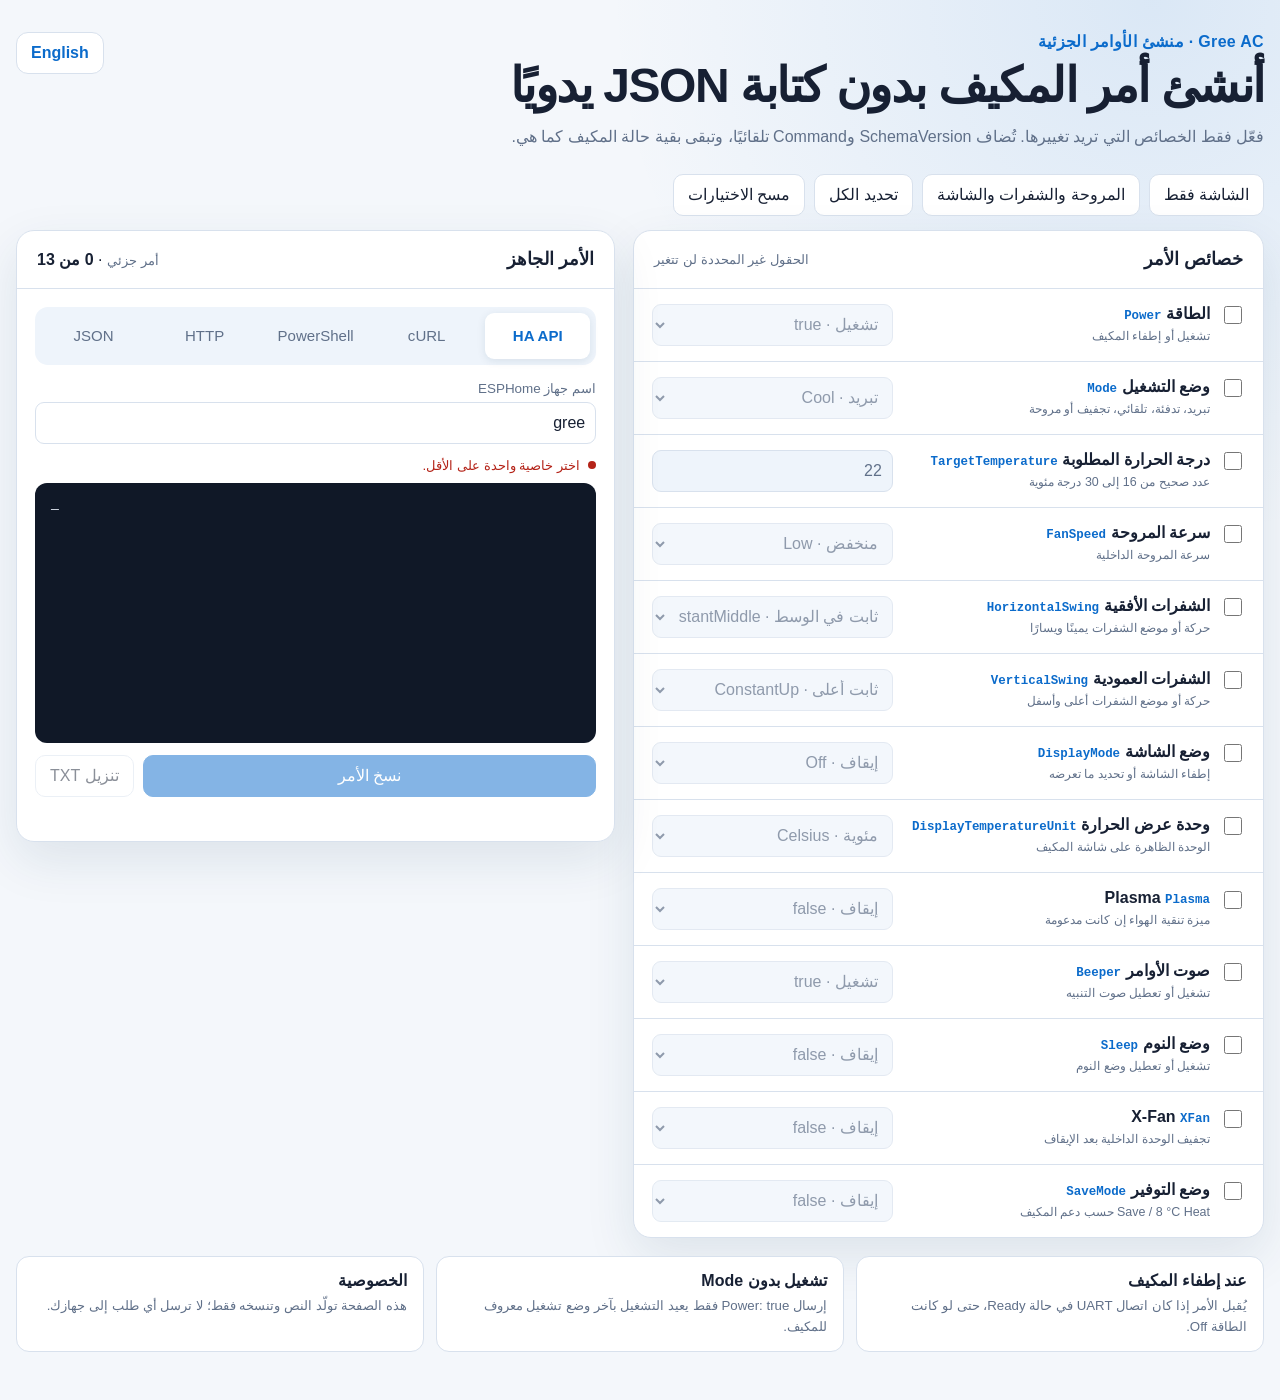
<file: docs/index.html>
<!doctype html>
<html lang="ar" dir="rtl">
<head>
  <meta charset="utf-8">
  <meta name="viewport" content="width=device-width, initial-scale=1">
  <meta name="color-scheme" content="light dark">
  <link rel="stylesheet" href="assets/styles.css">
  <title>منشئ أوامر Gree AC</title>
</head>
<body>
  <main id="app"></main>
  <script src="assets/app.js"></script>
</body>
</html>
</file>
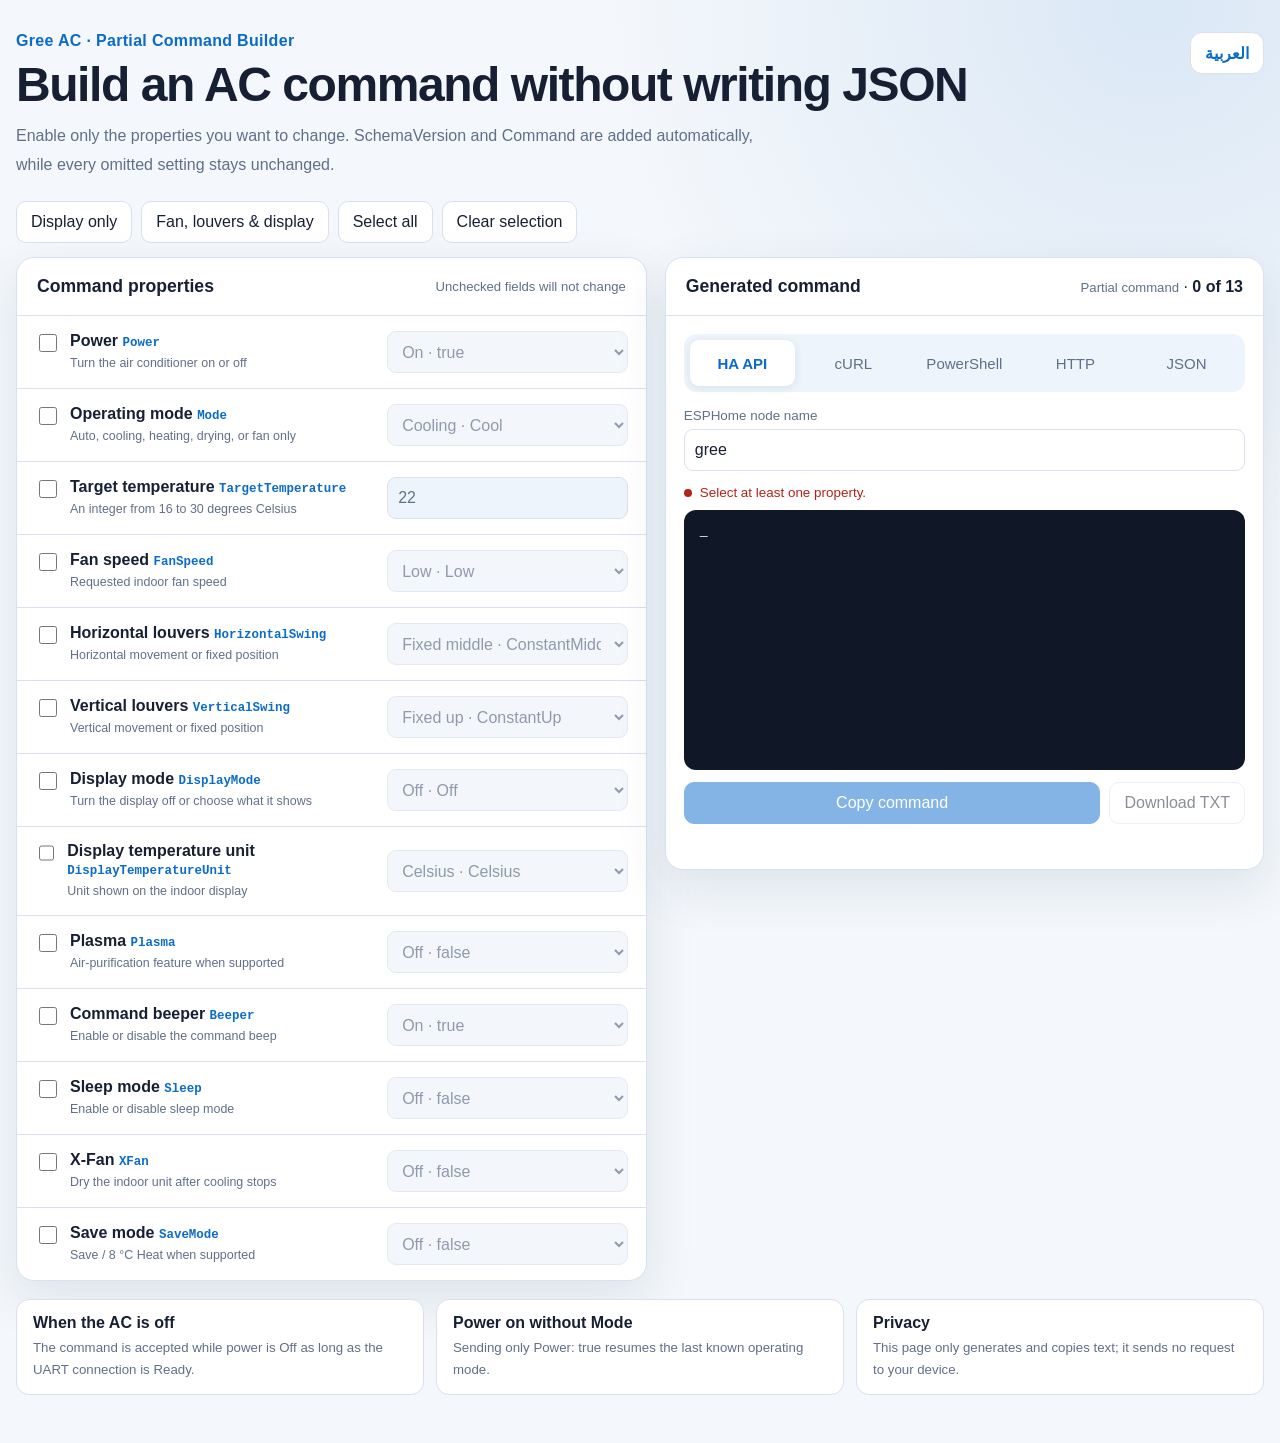
<file: docs/en/index.html>
<!doctype html>
<html lang="en" dir="ltr">
<head>
  <meta charset="utf-8">
  <meta name="viewport" content="width=device-width, initial-scale=1">
  <meta name="color-scheme" content="light dark">
  <link rel="stylesheet" href="../assets/styles.css">
  <title>Gree AC Command Builder</title>
</head>
<body>
  <main id="app"></main>
  <script src="../assets/app.js"></script>
</body>
</html>
</file>
<file: docs/assets/styles.css>
:root {
  color-scheme: light dark;
  --bg: light-dark(#f4f7fb, #0d1117);
  --surface: light-dark(#fff, #151b23);
  --surface-soft: light-dark(#eef4fb, #1b2430);
  --text: light-dark(#172033, #eef4ff);
  --muted: light-dark(#607089, #a8b4c6);
  --border: light-dark(#d8e1ed, #2d3848);
  --primary: light-dark(#0b6bcb, #58a6ff);
  --primary-soft: light-dark(#e7f2ff, #102b46);
  --success: light-dark(#157347, #56d28d);
  --danger: light-dark(#b42318, #ff7b72);
  --code-bg: light-dark(#101827, #090d13);
  --code-text: #e8eef8;
  --shadow: 0 18px 50px light-dark(rgb(20 54 88 / 10%), rgb(0 0 0 / 28%));
  font-family: "Segoe UI", Tahoma, Arial, sans-serif;
}

* { box-sizing: border-box; }

body {
  margin: 0;
  min-width: 320px;
  color: var(--text);
  background:
    radial-gradient(circle at 90% 0%, light-dark(rgb(11 107 203 / 11%), rgb(88 166 255 / 10%)), transparent 34rem),
    var(--bg);
}

button, input, select { font: inherit; }
button { cursor: pointer; }
button:disabled { cursor: not-allowed; opacity: .5; }

.shell {
  width: min(1320px, calc(100% - 32px));
  margin: 0 auto;
  padding: 32px 0 48px;
}

.hero {
  display: flex;
  align-items: flex-start;
  justify-content: space-between;
  gap: 24px;
  margin-bottom: 22px;
}

.eyebrow {
  margin: 0 0 8px;
  color: var(--primary);
  font-weight: 700;
  letter-spacing: .02em;
}

h1, h2, p { margin-top: 0; }

h1 {
  margin-bottom: 10px;
  font-size: clamp(1.8rem, 5vw, 3rem);
  line-height: 1.12;
  letter-spacing: -.03em;
}

.intro {
  max-width: 760px;
  margin-bottom: 0;
  color: var(--muted);
  line-height: 1.8;
}

.language-link {
  display: inline-flex;
  align-items: center;
  min-height: 42px;
  padding: 8px 14px;
  border: 1px solid var(--border);
  border-radius: 12px;
  color: var(--primary);
  background: var(--surface);
  text-decoration: none;
  font-weight: 700;
  white-space: nowrap;
}

.summary {
  display: grid;
  gap: 4px;
  min-width: 160px;
  padding: 14px 18px;
  border: 1px solid var(--border);
  border-radius: 14px;
  background: var(--surface);
  box-shadow: var(--shadow);
}

.summary-label { color: var(--muted); font-size: .84rem; }
.summary-value { font-size: 1.3rem; font-weight: 800; }

.toolbar {
  display: flex;
  flex-wrap: wrap;
  gap: 9px;
  margin-bottom: 14px;
}

.button {
  min-height: 42px;
  padding: 9px 14px;
  border: 1px solid var(--border);
  border-radius: 10px;
  color: var(--text);
  background: var(--surface);
}

.button:hover:not(:disabled), .language-link:hover { border-color: var(--primary); }
.button.primary { color: #fff; border-color: var(--primary); background: var(--primary); }

.workspace {
  display: grid;
  grid-template-columns: minmax(0, 1fr) minmax(560px, .95fr);
  gap: 18px;
  align-items: start;
}

.panel {
  overflow: hidden;
  border: 1px solid var(--border);
  border-radius: 18px;
  background: var(--surface);
  box-shadow: var(--shadow);
}

.panel-heading {
  display: flex;
  align-items: center;
  justify-content: space-between;
  gap: 16px;
  padding: 18px 20px;
  border-bottom: 1px solid var(--border);
}

.panel-heading h2 { margin: 0; font-size: 1.1rem; }
.panel-kicker { margin: 0; color: var(--muted); font-size: .82rem; }

.fields { display: grid; }

.field-row {
  display: grid;
  grid-template-columns: minmax(0, 1fr) minmax(190px, .72fr);
  gap: 18px;
  align-items: center;
  padding: 15px 18px;
  border-bottom: 1px solid var(--border);
  transition: background .15s ease;
}

.field-row:last-child { border-bottom: 0; }
.field-row.active { background: var(--primary-soft); }

.include-label {
  display: flex;
  gap: 10px;
  align-items: flex-start;
  cursor: pointer;
}

.include-label input { width: 18px; height: 18px; margin-top: 2px; accent-color: var(--primary); }
.field-name { display: block; font-weight: 700; }
.field-key { color: var(--primary); font-family: Consolas, monospace; font-size: .78rem; }
.field-description { display: block; margin-top: 4px; color: var(--muted); font-size: .78rem; line-height: 1.45; }

.field-control, .setting input {
  width: 100%;
  min-height: 42px;
  padding: 8px 10px;
  border: 1px solid var(--border);
  border-radius: 9px;
  color: var(--text);
  background: var(--surface);
}

.field-control:disabled { color: var(--muted); background: var(--surface-soft); }

.output-panel { position: sticky; top: 16px; }
.output-body { padding: 18px; }

.format-tabs {
  display: grid;
  grid-template-columns: repeat(5, minmax(0, 1fr));
  gap: 6px;
  min-height: 58px;
  padding: 6px;
  margin-bottom: 16px;
  border-radius: 13px;
  background: var(--surface-soft);
}

.format-tab {
  min-width: 0;
  min-height: 46px;
  padding: 7px 4px;
  border: 0;
  border-radius: 9px;
  color: var(--muted);
  background: transparent;
  font-size: clamp(.68rem, 1.25vw, .94rem);
  white-space: nowrap;
}

.format-tab[aria-pressed="true"] {
  color: var(--primary);
  background: var(--surface);
  box-shadow: 0 2px 8px light-dark(rgb(20 54 88 / 10%), rgb(0 0 0 / 25%));
  font-weight: 800;
}

.connection-settings { display: grid; gap: 12px; margin-bottom: 14px; }
.setting label { display: block; margin-bottom: 6px; color: var(--muted); font-size: .84rem; }
.hidden { display: none !important; }

.output-status {
  display: flex;
  gap: 8px;
  align-items: center;
  margin-bottom: 10px;
  color: var(--success);
  font-size: .84rem;
}

.output-status::before { content: ""; width: 8px; height: 8px; border-radius: 50%; background: currentColor; }
.output-status.error { color: var(--danger); }

pre {
  min-height: 260px;
  max-height: 480px;
  overflow: auto;
  margin: 0;
  padding: 16px;
  border-radius: 12px;
  color: var(--code-text);
  background: var(--code-bg);
  direction: ltr;
  text-align: left;
  font: .82rem/1.65 Consolas, "Courier New", monospace;
  white-space: pre-wrap;
  overflow-wrap: anywhere;
}

.output-actions { display: grid; grid-template-columns: 1fr auto; gap: 9px; margin-top: 12px; }
.copy-feedback { min-height: 1.4em; margin: 8px 0 0; color: var(--success); font-size: .82rem; }

.notes { display: grid; grid-template-columns: repeat(3, 1fr); gap: 12px; margin-top: 18px; }
.note { padding: 14px 16px; border: 1px solid var(--border); border-radius: 13px; background: var(--surface); }
.note strong { display: block; margin-bottom: 5px; }
.note p { margin: 0; color: var(--muted); font-size: .83rem; line-height: 1.6; }

@media (max-width: 1080px) {
  .workspace { grid-template-columns: 1fr; }
  .output-panel { position: static; }
}

@media (max-width: 680px) {
  .shell { width: min(100% - 20px, 1320px); padding-top: 20px; }
  .hero { display: grid; }
  .summary { min-width: 0; }
  .field-row { grid-template-columns: 1fr; gap: 10px; }
  .format-tabs { gap: 3px; padding: 4px; }
  .format-tab { padding-inline: 1px; font-size: .65rem; }
  .notes { grid-template-columns: 1fr; }
  .panel-heading, .output-body { padding-inline: 14px; }
  pre { min-height: 220px; }
}
</file>
